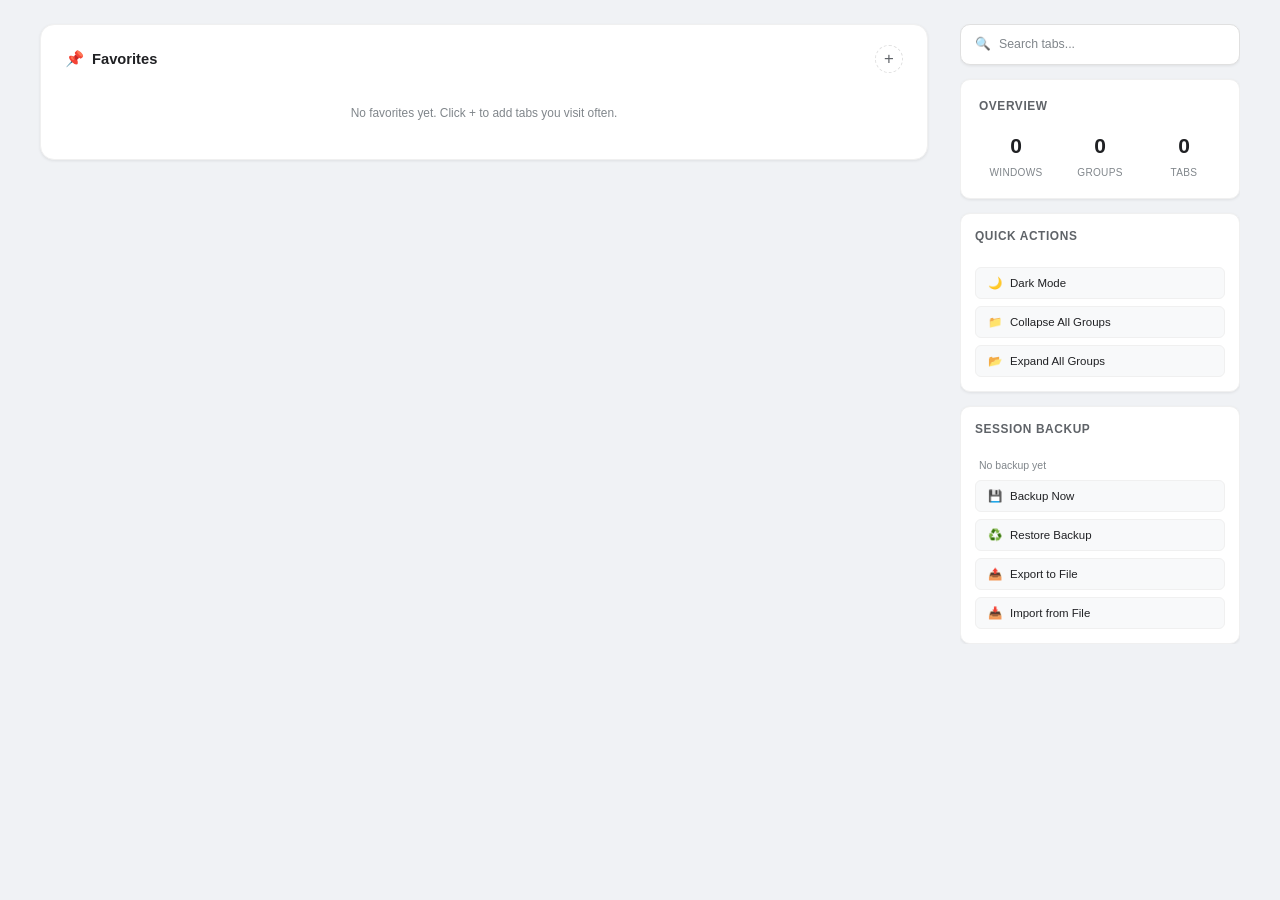
<file: extension/index.html>
<!DOCTYPE html>
<html lang="zh-CN">
<head>
  <meta charset="UTF-8" />
  <meta name="viewport" content="width=device-width, initial-scale=1.0" />
  <title>Tab Groups Dashboard</title>
  <link rel="stylesheet" href="style.css" />
</head>
<body>
  <main class="dashboard">
    <!-- Left main column -->
    <section class="main-column">

      <!-- Favorites section -->
      <div class="favorites-section" id="favorites-section">
        <div class="section-header">
          <h2 class="section-title">
            <span class="section-icon">📌</span> Favorites
          </h2>
          <button class="btn-add-favorite" id="btn-add-favorite" title="Add current page to favorites">
            <span>+</span>
          </button>
        </div>
        <div class="favorites-grid" id="favorites-grid">
          <!-- Rendered dynamically -->
        </div>
        <div class="favorites-empty" id="favorites-empty" style="display:none;">
          <p>No favorites yet. Click + to add tabs you visit often.</p>
        </div>
      </div>

      <!-- Windows & Groups container -->
      <div class="windows-container" id="windows-container">
        <!-- Rendered dynamically: one card per window -->
      </div>

      <!-- Empty state -->
      <div class="empty-state" id="empty-state" style="display:none;">
        <div class="empty-icon">🎉</div>
        <p>No open tabs to display!</p>
      </div>

    </section>

    <!-- Right sidebar -->
    <aside class="sidebar">
      <!-- Search -->
      <div class="search-box">
        <span class="search-icon">🔍</span>
        <input type="text" id="search-input" placeholder="Search tabs..." autocomplete="off" />
        <button class="search-clear" id="search-clear" style="display:none;">✕</button>
      </div>

      <!-- Stats panel -->
      <div class="stats-panel" id="stats-panel">
        <h3 class="stats-title">Overview</h3>
        <div class="stats-grid">
          <div class="stat-item">
            <span class="stat-number" id="stat-windows">0</span>
            <span class="stat-label">Windows</span>
          </div>
          <div class="stat-item">
            <span class="stat-number" id="stat-groups">0</span>
            <span class="stat-label">Groups</span>
          </div>
          <div class="stat-item">
            <span class="stat-number" id="stat-tabs">0</span>
            <span class="stat-label">Tabs</span>
          </div>
        </div>
      </div>

      <!-- Quick actions -->
      <div class="quick-actions">
        <h3 class="stats-title">Quick Actions</h3>
        <button class="action-btn" id="theme-toggle">
          <span class="theme-icon">🌙</span> <span class="theme-label">Dark Mode</span>
        </button>
        <button class="action-btn" id="btn-collapse-all">
          <span>📁</span> Collapse All Groups
        </button>
        <button class="action-btn" id="btn-expand-all">
          <span>📂</span> Expand All Groups
        </button>
      </div>

      <!-- Backup -->
      <div class="quick-actions">
        <h3 class="stats-title">Session Backup</h3>
        <p class="backup-info" id="backup-info">No backup yet</p>
        <button class="action-btn" id="btn-backup-now">
          <span>💾</span> Backup Now
        </button>
        <button class="action-btn" id="btn-restore-backup">
          <span>♻️</span> Restore Backup
        </button>
        <button class="action-btn" id="btn-export-backup" title="Export backup as JSON file to your computer">
          <span>📤</span> Export to File
        </button>
        <button class="action-btn" id="btn-import-backup" title="Import backup from a JSON file">
          <span>📥</span> Import from File
        </button>
        <input type="file" id="import-file-input" accept=".json" style="display:none;" />
      </div>
    </aside>
  </main>

  <!-- Toast notification -->
  <div class="toast" id="toast">
    <span class="toast-message" id="toast-message"></span>
  </div>

  <!-- Add Favorite Modal -->
  <div class="modal-overlay" id="modal-overlay" style="display:none;">
    <div class="modal">
      <div class="modal-header">
        <h3>Add to Favorites</h3>
        <button class="modal-close" id="modal-close">✕</button>
      </div>
      <div class="modal-body">
        <label for="fav-url">URL</label>
        <input type="url" id="fav-url" placeholder="https://example.com" />
        <label for="fav-title">Title (optional, auto-detected from URL)</label>
        <input type="text" id="fav-title" placeholder="Leave empty to auto-detect" />
      </div>
      <div class="modal-footer">
        <button class="btn-cancel" id="modal-cancel">Cancel</button>
        <button class="btn-confirm" id="modal-confirm">Add</button>
      </div>
    </div>
  </div>

  <script src="app.js"></script>
</body>
</html>
</file>
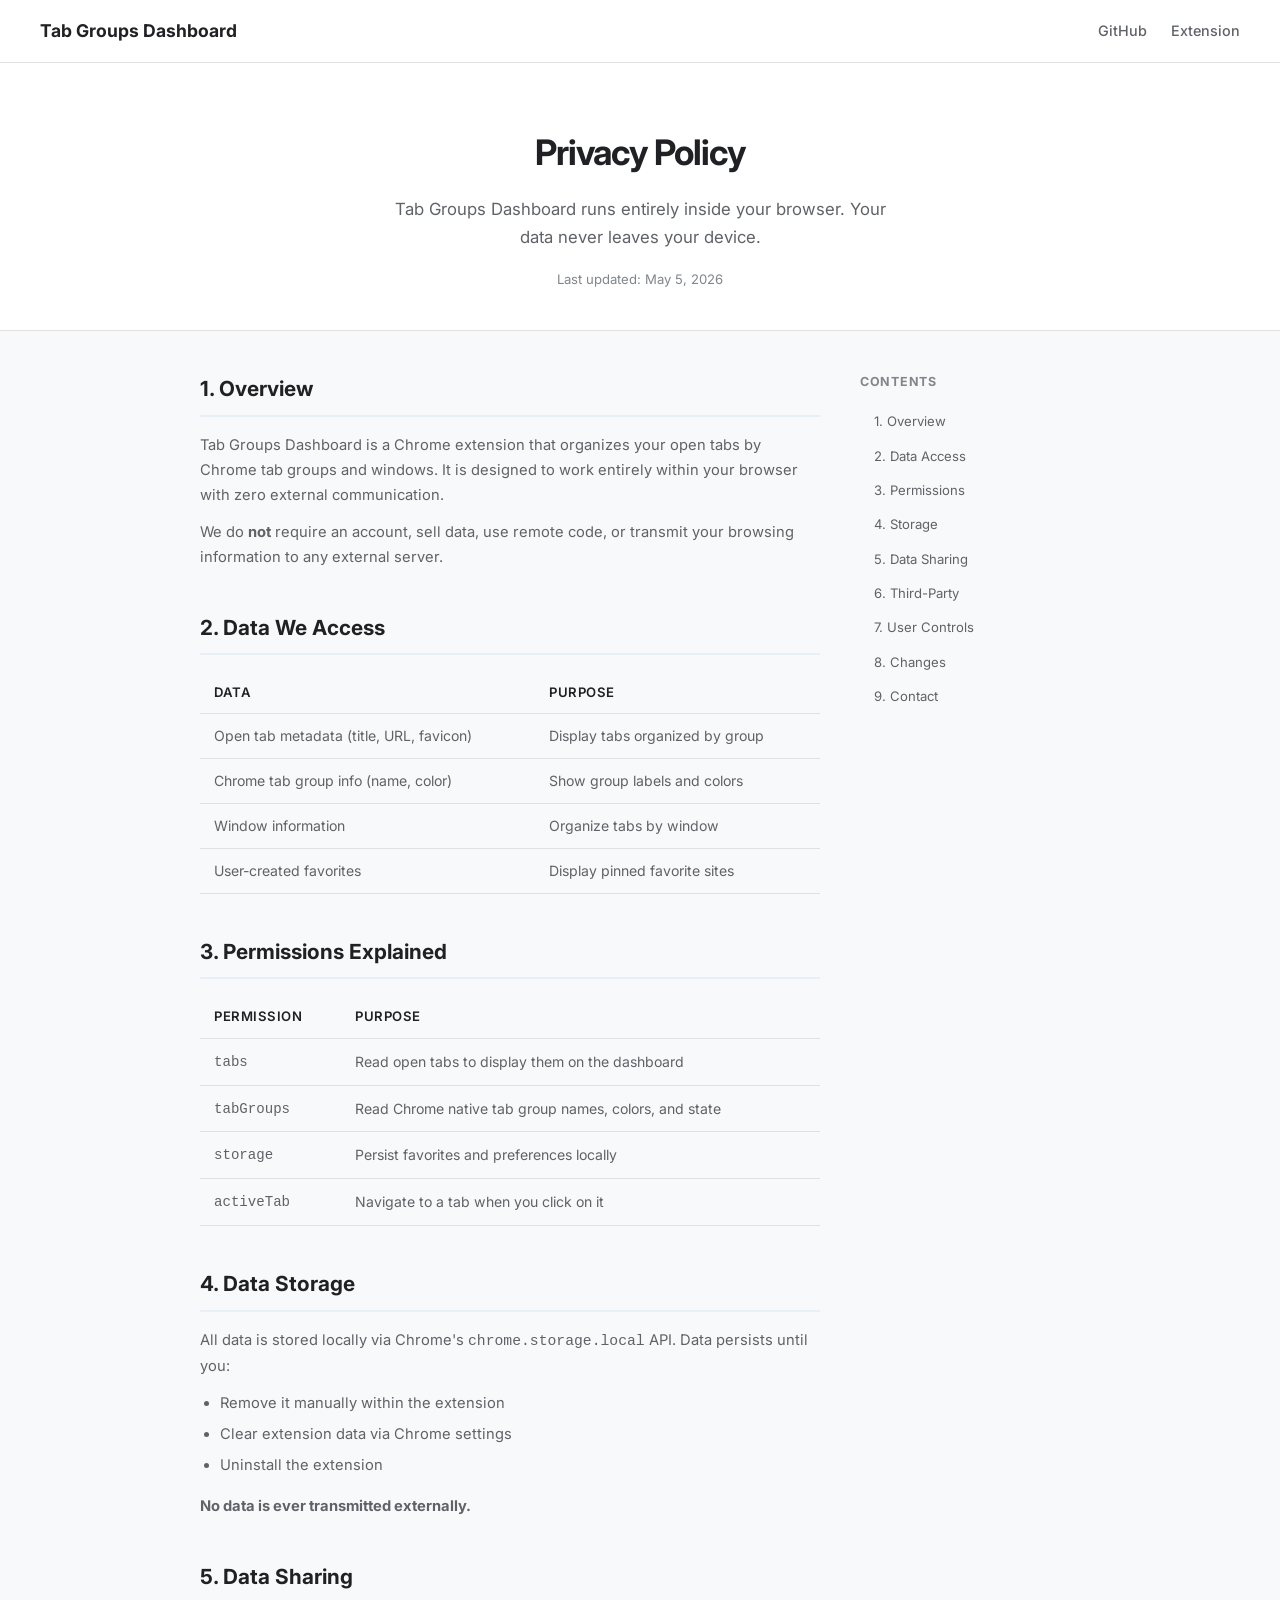
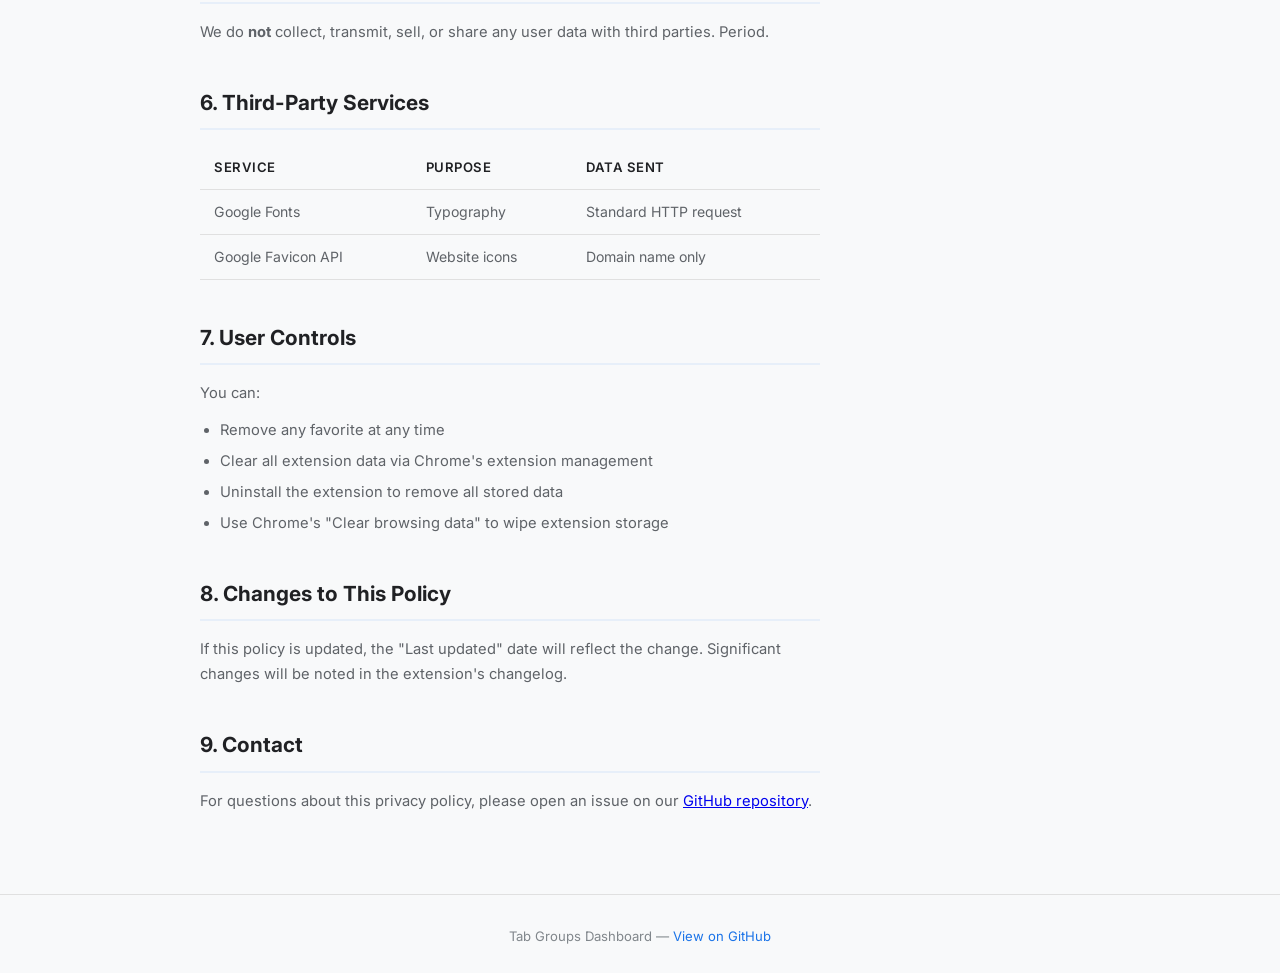
<file: docs/privacy.html>
<!DOCTYPE html>
<html lang="en">
<head>
  <meta charset="UTF-8" />
  <meta name="viewport" content="width=device-width, initial-scale=1.0" />
  <title>Privacy Policy — Tab Groups Dashboard</title>
  <meta name="description" content="Privacy policy for Tab Groups Dashboard, a Chrome extension that organizes tabs by groups." />
  <link rel="preconnect" href="https://fonts.googleapis.com" />
  <link rel="preconnect" href="https://fonts.gstatic.com" crossorigin />
  <link href="https://fonts.googleapis.com/css2?family=Inter:wght@300;400;500;600;700&display=swap" rel="stylesheet" />
  <style>
    :root {
      --ink: #202124;
      --ink-light: #5f6368;
      --ink-faint: #80868b;
      --paper: #ffffff;
      --paper-warm: #f8f9fa;
      --accent: #1a73e8;
      --accent-light: rgba(26, 115, 232, 0.08);
      --border: #e0e0e0;
      --radius: 10px;
      --font: 'Inter', -apple-system, BlinkMacSystemFont, 'Segoe UI', Roboto, sans-serif;
    }

    * {
      box-sizing: border-box;
      margin: 0;
      padding: 0;
    }

    body {
      font-family: var(--font);
      background: var(--paper-warm);
      color: var(--ink);
      line-height: 1.7;
      -webkit-font-smoothing: antialiased;
    }

    /* Navigation */
    nav {
      background: var(--paper);
      border-bottom: 1px solid var(--border);
      padding: 16px 40px;
      display: flex;
      align-items: center;
      justify-content: space-between;
      position: sticky;
      top: 0;
      z-index: 100;
    }

    .nav-brand {
      font-weight: 700;
      font-size: 1.1rem;
      color: var(--ink);
      text-decoration: none;
    }

    .nav-links {
      display: flex;
      gap: 24px;
    }

    .nav-links a {
      color: var(--ink-light);
      text-decoration: none;
      font-size: 0.9rem;
      font-weight: 500;
      transition: color 0.2s;
    }

    .nav-links a:hover {
      color: var(--accent);
    }

    /* Hero */
    .hero {
      text-align: center;
      padding: 60px 40px 40px;
      background: var(--paper);
      border-bottom: 1px solid var(--border);
    }

    .hero h1 {
      font-size: 2.2rem;
      font-weight: 700;
      letter-spacing: -0.03em;
      margin-bottom: 12px;
    }

    .hero p {
      color: var(--ink-light);
      font-size: 1.05rem;
      max-width: 500px;
      margin: 0 auto;
    }

    .hero .updated {
      margin-top: 16px;
      font-size: 0.82rem;
      color: var(--ink-faint);
    }

    /* Content */
    .content-wrapper {
      display: grid;
      grid-template-columns: 1fr 220px;
      gap: 40px;
      max-width: 960px;
      margin: 40px auto;
      padding: 0 40px;
    }

    .main-content {
      min-width: 0;
    }

    .main-content section {
      margin-bottom: 40px;
    }

    .main-content h2 {
      font-size: 1.3rem;
      font-weight: 700;
      margin-bottom: 16px;
      padding-bottom: 8px;
      border-bottom: 2px solid var(--accent-light);
      color: var(--ink);
    }

    .main-content h3 {
      font-size: 1rem;
      font-weight: 600;
      margin: 16px 0 8px;
      color: var(--ink);
    }

    .main-content p {
      margin-bottom: 12px;
      color: var(--ink-light);
      font-size: 0.92rem;
    }

    .main-content ul {
      margin: 8px 0 16px 20px;
      color: var(--ink-light);
      font-size: 0.92rem;
    }

    .main-content li {
      margin-bottom: 6px;
    }

    /* Table */
    table {
      width: 100%;
      border-collapse: collapse;
      margin: 12px 0 20px;
      font-size: 0.88rem;
    }

    th, td {
      padding: 10px 14px;
      text-align: left;
      border-bottom: 1px solid var(--border);
    }

    th {
      background: var(--paper-warm);
      font-weight: 600;
      color: var(--ink);
      font-size: 0.82rem;
      text-transform: uppercase;
      letter-spacing: 0.04em;
    }

    td {
      color: var(--ink-light);
    }

    /* Sidebar TOC */
    .toc {
      position: sticky;
      top: 80px;
      align-self: start;
    }

    .toc h4 {
      font-size: 0.78rem;
      font-weight: 700;
      text-transform: uppercase;
      letter-spacing: 0.06em;
      color: var(--ink-faint);
      margin-bottom: 12px;
    }

    .toc a {
      display: block;
      padding: 6px 0;
      font-size: 0.82rem;
      color: var(--ink-light);
      text-decoration: none;
      border-left: 2px solid transparent;
      padding-left: 12px;
      transition: all 0.2s;
    }

    .toc a:hover {
      color: var(--accent);
      border-left-color: var(--accent);
    }

    /* Footer */
    footer {
      text-align: center;
      padding: 30px 40px;
      border-top: 1px solid var(--border);
      color: var(--ink-faint);
      font-size: 0.82rem;
    }

    footer a {
      color: var(--accent);
      text-decoration: none;
    }

    /* Responsive */
    @media (max-width: 768px) {
      .content-wrapper {
        grid-template-columns: 1fr;
        padding: 0 20px;
      }

      .toc {
        display: none;
      }

      nav {
        padding: 12px 20px;
      }

      .hero {
        padding: 40px 20px 30px;
      }

      .hero h1 {
        font-size: 1.6rem;
      }
    }
  </style>
</head>
<body>
  <nav>
    <a href="#" class="nav-brand">Tab Groups Dashboard</a>
    <div class="nav-links">
      <a href="https://github.com/your-username/tab-groups-dashboard">GitHub</a>
      <a href="#">Extension</a>
    </div>
  </nav>

  <div class="hero">
    <h1>Privacy Policy</h1>
    <p>Tab Groups Dashboard runs entirely inside your browser. Your data never leaves your device.</p>
    <p class="updated">Last updated: May 5, 2026</p>
  </div>

  <div class="content-wrapper">
    <main class="main-content">

      <section id="overview">
        <h2>1. Overview</h2>
        <p>Tab Groups Dashboard is a Chrome extension that organizes your open tabs by Chrome tab groups and windows. It is designed to work entirely within your browser with zero external communication.</p>
        <p>We do <strong>not</strong> require an account, sell data, use remote code, or transmit your browsing information to any external server.</p>
      </section>

      <section id="data-access">
        <h2>2. Data We Access</h2>
        <table>
          <thead>
            <tr><th>Data</th><th>Purpose</th></tr>
          </thead>
          <tbody>
            <tr><td>Open tab metadata (title, URL, favicon)</td><td>Display tabs organized by group</td></tr>
            <tr><td>Chrome tab group info (name, color)</td><td>Show group labels and colors</td></tr>
            <tr><td>Window information</td><td>Organize tabs by window</td></tr>
            <tr><td>User-created favorites</td><td>Display pinned favorite sites</td></tr>
          </tbody>
        </table>
      </section>

      <section id="permissions">
        <h2>3. Permissions Explained</h2>
        <table>
          <thead>
            <tr><th>Permission</th><th>Purpose</th></tr>
          </thead>
          <tbody>
            <tr><td><code>tabs</code></td><td>Read open tabs to display them on the dashboard</td></tr>
            <tr><td><code>tabGroups</code></td><td>Read Chrome native tab group names, colors, and state</td></tr>
            <tr><td><code>storage</code></td><td>Persist favorites and preferences locally</td></tr>
            <tr><td><code>activeTab</code></td><td>Navigate to a tab when you click on it</td></tr>
          </tbody>
        </table>
      </section>

      <section id="storage">
        <h2>4. Data Storage</h2>
        <p>All data is stored locally via Chrome's <code>chrome.storage.local</code> API. Data persists until you:</p>
        <ul>
          <li>Remove it manually within the extension</li>
          <li>Clear extension data via Chrome settings</li>
          <li>Uninstall the extension</li>
        </ul>
        <p><strong>No data is ever transmitted externally.</strong></p>
      </section>

      <section id="sharing">
        <h2>5. Data Sharing</h2>
        <p>We do <strong>not</strong> collect, transmit, sell, or share any user data with third parties. Period.</p>
      </section>

      <section id="third-party">
        <h2>6. Third-Party Services</h2>
        <table>
          <thead>
            <tr><th>Service</th><th>Purpose</th><th>Data Sent</th></tr>
          </thead>
          <tbody>
            <tr><td>Google Fonts</td><td>Typography</td><td>Standard HTTP request</td></tr>
            <tr><td>Google Favicon API</td><td>Website icons</td><td>Domain name only</td></tr>
          </tbody>
        </table>
      </section>

      <section id="controls">
        <h2>7. User Controls</h2>
        <p>You can:</p>
        <ul>
          <li>Remove any favorite at any time</li>
          <li>Clear all extension data via Chrome's extension management</li>
          <li>Uninstall the extension to remove all stored data</li>
          <li>Use Chrome's "Clear browsing data" to wipe extension storage</li>
        </ul>
      </section>

      <section id="changes">
        <h2>8. Changes to This Policy</h2>
        <p>If this policy is updated, the "Last updated" date will reflect the change. Significant changes will be noted in the extension's changelog.</p>
      </section>

      <section id="contact">
        <h2>9. Contact</h2>
        <p>For questions about this privacy policy, please open an issue on our <a href="https://github.com/your-username/tab-groups-dashboard">GitHub repository</a>.</p>
      </section>

    </main>

    <aside class="toc">
      <h4>Contents</h4>
      <a href="#overview">1. Overview</a>
      <a href="#data-access">2. Data Access</a>
      <a href="#permissions">3. Permissions</a>
      <a href="#storage">4. Storage</a>
      <a href="#sharing">5. Data Sharing</a>
      <a href="#third-party">6. Third-Party</a>
      <a href="#controls">7. User Controls</a>
      <a href="#changes">8. Changes</a>
      <a href="#contact">9. Contact</a>
    </aside>
  </div>

  <footer>
    <p>Tab Groups Dashboard &mdash; <a href="https://github.com/your-username/tab-groups-dashboard">View on GitHub</a></p>
  </footer>
</body>
</html>
</file>
<file: extension/style.css>
/* =========================================
   Tab Groups Dashboard — Style Sheet
   ========================================= */

/* ---------- CSS Custom Properties ---------- */
:root {
  /* Chrome Tab Group native colors */
  --group-grey: #5f6368;
  --group-blue: #1a73e8;
  --group-red: #d93025;
  --group-yellow: #f9ab00;
  --group-green: #1e8e3e;
  --group-pink: #d01884;
  --group-purple: #9334e6;
  --group-cyan: #007b83;
  --group-orange: #e8710a;

  /* Light theme (default) */
  --bg-body: #f0f2f5;
  --bg-card: #ffffff;
  --bg-card-hover: #fafafa;
  --bg-group: #f8f9fa;
  --bg-group-hover: #f0f1f3;
  --bg-header: rgba(255, 255, 255, 0.85);
  --bg-sidebar: #ffffff;
  --bg-input: #f0f2f5;
  --bg-modal: #ffffff;
  --bg-overlay: rgba(0, 0, 0, 0.4);
  --bg-toast: #323232;
  --bg-favorite: #f8f9fa;
  --bg-favorite-hover: #e8eaed;

  --text-primary: #202124;
  --text-secondary: #5f6368;
  --text-tertiary: #80868b;
  --text-inverse: #ffffff;

  --border-color: #e0e0e0;
  --border-light: #f0f0f0;

  --shadow-sm: 0 1px 3px rgba(0, 0, 0, 0.08);
  --shadow-md: 0 4px 12px rgba(0, 0, 0, 0.1);
  --shadow-lg: 0 8px 24px rgba(0, 0, 0, 0.12);

  --radius-sm: 6px;
  --radius-md: 10px;
  --radius-lg: 14px;
  --radius-xl: 18px;

  --transition-fast: 0.15s ease;
  --transition-normal: 0.25s ease;
  --transition-slow: 0.4s ease;

  --font-family: -apple-system, BlinkMacSystemFont, 'Segoe UI', Roboto, 'Helvetica Neue', Arial, sans-serif;
}

/* Dark theme */
[data-theme="dark"] {
  --bg-body: #1a1a2e;
  --bg-card: #16213e;
  --bg-card-hover: #1a2744;
  --bg-group: #0f3460;
  --bg-group-hover: #123a6e;
  --bg-header: rgba(26, 26, 46, 0.9);
  --bg-sidebar: #16213e;
  --bg-input: #0f3460;
  --bg-modal: #16213e;
  --bg-overlay: rgba(0, 0, 0, 0.6);
  --bg-toast: #e0e0e0;
  --bg-favorite: #0f3460;
  --bg-favorite-hover: #123a6e;

  --text-primary: #e0e0e0;
  --text-secondary: #a0a0b0;
  --text-tertiary: #6b7280;
  --text-inverse: #1a1a2e;

  --border-color: #2a3a5e;
  --border-light: #1e2d4d;

  --shadow-sm: 0 1px 3px rgba(0, 0, 0, 0.3);
  --shadow-md: 0 4px 12px rgba(0, 0, 0, 0.4);
  --shadow-lg: 0 8px 24px rgba(0, 0, 0, 0.5);
}

[data-theme="dark"] .toast {
  color: var(--text-inverse);
}

/* ---------- Reset & Base ---------- */
*,
*::before,
*::after {
  box-sizing: border-box;
  margin: 0;
  padding: 0;
}

html {
  font-size: 14px;
  scroll-behavior: smooth;
}

body {
  font-family: var(--font-family);
  background: var(--bg-body);
  color: var(--text-primary);
  min-height: 100vh;
  line-height: 1.5;
  -webkit-font-smoothing: antialiased;
}

/* ---------- Header (removed — theme toggle moved to sidebar) ---------- */

/* ---------- Dashboard Layout ---------- */
.dashboard {
  display: grid;
  grid-template-columns: 1fr 280px;
  gap: 32px;
  max-width: 1400px;
  margin: 0 auto;
  padding: 24px 40px;
  min-height: 100vh;
}

.main-column {
  min-width: 0;
  display: flex;
  flex-direction: column;
  gap: 24px;
}

/* ---------- Favorites Section ---------- */
.favorites-section {
  background: var(--bg-card);
  border-radius: var(--radius-lg);
  padding: 20px 24px;
  box-shadow: var(--shadow-sm);
  border: 1px solid var(--border-light);
}

.section-header {
  display: flex;
  align-items: center;
  justify-content: space-between;
  margin-bottom: 16px;
}

.section-title {
  font-size: 1.05rem;
  font-weight: 600;
  color: var(--text-primary);
  display: flex;
  align-items: center;
  gap: 8px;
}

.section-icon {
  font-size: 1.1rem;
}

.btn-add-favorite {
  width: 28px;
  height: 28px;
  border-radius: 50%;
  border: 1.5px dashed var(--border-color);
  background: transparent;
  color: var(--text-secondary);
  font-size: 1.2rem;
  cursor: pointer;
  display: flex;
  align-items: center;
  justify-content: center;
  transition: all var(--transition-fast);
}

.btn-add-favorite:hover {
  border-color: var(--group-blue);
  color: var(--group-blue);
  background: rgba(26, 115, 232, 0.08);
}

.favorites-grid {
  display: grid;
  grid-template-columns: repeat(auto-fill, minmax(80px, 1fr));
  gap: 8px;
}

.favorite-item {
  display: flex;
  flex-direction: column;
  align-items: center;
  gap: 6px;
  padding: 10px 6px 8px;
  background: var(--bg-favorite);
  border-radius: var(--radius-md);
  cursor: pointer;
  transition: all var(--transition-fast);
  border: 1px solid transparent;
  position: relative;
  overflow: hidden;
  text-align: center;
}

.favorite-item:hover {
  background: var(--bg-favorite-hover);
  border-color: var(--border-color);
  transform: translateY(-1px);
  box-shadow: var(--shadow-sm);
}

.favorite-item .fav-favicon {
  width: 26px;
  height: 26px;
  border-radius: 50%;
  flex-shrink: 0;
  background: var(--bg-input);
  padding: 2px;
  object-fit: contain;
}

.favorite-item .fav-title {
  font-size: 0.7rem;
  font-weight: 500;
  color: var(--text-secondary);
  white-space: nowrap;
  overflow: hidden;
  text-overflow: ellipsis;
  width: 100%;
  line-height: 1.3;
}

.favorite-item .fav-remove {
  position: absolute;
  top: 4px;
  right: 4px;
  width: 18px;
  height: 18px;
  border-radius: 50%;
  border: none;
  background: rgba(217, 48, 37, 0.1);
  color: var(--group-red);
  font-size: 0.65rem;
  cursor: pointer;
  display: none;
  align-items: center;
  justify-content: center;
  transition: all var(--transition-fast);
}

.favorite-item:hover .fav-remove {
  display: flex;
}

.favorite-item .fav-remove:hover {
  background: rgba(217, 48, 37, 0.2);
}

/* Drag and drop styles */
.favorite-item[draggable="true"] {
  cursor: grab;
}

.favorite-item[draggable="true"]:active {
  cursor: grabbing;
}

.favorite-item.dragging {
  opacity: 0.9;
  transform: scale(1.05);
  box-shadow: var(--shadow-md);
  z-index: 10;
}

.favorite-item.drag-ghost {
  opacity: 0.4;
}

.favorite-item.drag-over-left {
  border-left: 2px solid var(--group-blue);
}

.favorite-item.drag-over-right {
  border-right: 2px solid var(--group-blue);
}

.favorites-empty {
  text-align: center;
  padding: 16px;
  color: var(--text-tertiary);
  font-size: 0.85rem;
}

/* ---------- Windows Container ---------- */
.windows-container {
  display: flex;
  flex-direction: column;
  gap: 20px;
}

/* ---------- Window Card ---------- */
.window-card {
  background: var(--bg-card);
  border-radius: var(--radius-lg);
  box-shadow: var(--shadow-sm);
  border: 1px solid var(--border-light);
  overflow: hidden;
  transition: all var(--transition-normal);
}

.window-card:hover {
  box-shadow: var(--shadow-md);
}

.window-card.window-active {
  border-color: var(--group-blue);
  border-left: 3px solid var(--group-blue);
}

/* Window collapsed state */
.window-card.window-collapsed .window-body {
  display: none;
}

.window-card.window-collapsed .window-header {
  border-bottom: none;
}

.window-card.window-collapsed .window-collapse-icon {
  transform: rotate(0deg);
}

.window-card:not(.window-collapsed) .window-collapse-icon {
  transform: rotate(90deg);
}

.window-header {
  display: flex;
  align-items: center;
  gap: 10px;
  padding: 16px 20px;
  border-bottom: 1px solid var(--border-light);
  background: var(--bg-group);
  cursor: pointer;
  user-select: none;
  transition: background var(--transition-fast);
}

.window-header:hover {
  background: var(--bg-group-hover);
}

.window-collapse-btn {
  background: none;
  border: none;
  color: var(--text-tertiary);
  cursor: pointer;
  padding: 4px;
  display: flex;
  align-items: center;
  justify-content: center;
  font-size: 0.7rem;
  transition: color var(--transition-fast);
}

.window-collapse-btn:hover {
  color: var(--text-primary);
}

.window-collapse-icon {
  display: inline-block;
  transition: transform var(--transition-fast);
}

.window-icon {
  font-size: 1.1rem;
}

.window-name {
  font-weight: 600;
  font-size: 0.95rem;
  color: var(--text-primary);
  flex-shrink: 0;
}

/* Window Group Tags (shown next to window name) */
.window-group-tags {
  display: flex;
  align-items: center;
  gap: 6px;
  flex-wrap: wrap;
  flex: 1;
  min-width: 0;
}

.window-group-tag {
  display: inline-flex;
  align-items: center;
  gap: 4px;
  padding: 2px 8px;
  border-radius: 10px;
  font-size: 0.72rem;
  font-weight: 500;
  color: var(--text-secondary);
  background: rgba(0, 0, 0, 0.04);
  border: 1px solid var(--border-light);
  white-space: nowrap;
  transition: all var(--transition-fast);
}

[data-theme="dark"] .window-group-tag {
  background: rgba(255, 255, 255, 0.06);
}

.window-group-tag .tag-dot {
  width: 7px;
  height: 7px;
  border-radius: 50%;
  flex-shrink: 0;
}

.window-group-tag.tag-more {
  color: var(--text-tertiary);
  font-style: italic;
}

.window-tab-count {
  margin-left: auto;
  font-size: 0.8rem;
  color: var(--text-tertiary);
  background: var(--bg-input);
  padding: 3px 10px;
  border-radius: 12px;
  flex-shrink: 0;
}

/* Window focus (jump) button */
.window-focus-btn {
  display: flex;
  align-items: center;
  justify-content: center;
  width: 28px;
  height: 28px;
  border-radius: 50%;
  border: 1px solid var(--border-color);
  background: var(--bg-card);
  color: var(--text-secondary);
  font-size: 0.9rem;
  cursor: pointer;
  flex-shrink: 0;
  transition: all var(--transition-fast);
}

.window-focus-btn:hover {
  background: var(--group-blue);
  border-color: var(--group-blue);
  color: #ffffff;
  transform: scale(1.1);
  box-shadow: var(--shadow-sm);
}

.window-focus-icon {
  line-height: 1;
}

/* Window body */
.window-body {
  transition: all var(--transition-normal);
}

/* ---------- Group Block ---------- */
.group-block {
  margin: 12px 16px;
  border-radius: var(--radius-md);
  overflow: hidden;
  border: 1px solid var(--border-light);
  transition: all var(--transition-fast);
}

.group-block:last-child {
  margin-bottom: 16px;
}

.group-header {
  display: flex;
  align-items: center;
  gap: 10px;
  padding: 10px 14px;
  background: var(--bg-group);
  cursor: pointer;
  transition: background var(--transition-fast);
  user-select: none;
}

.group-header:hover {
  background: var(--bg-group-hover);
}

.group-color-dot {
  width: 10px;
  height: 10px;
  border-radius: 50%;
  flex-shrink: 0;
}

.group-title {
  font-weight: 600;
  font-size: 0.88rem;
  color: var(--text-primary);
  flex: 1;
}

.group-count {
  font-size: 0.75rem;
  color: var(--text-tertiary);
  background: var(--bg-input);
  padding: 2px 8px;
  border-radius: 10px;
  font-weight: 500;
}

.group-collapse-btn {
  background: none;
  border: none;
  color: var(--text-tertiary);
  font-size: 0.7rem;
  cursor: pointer;
  padding: 4px;
  transition: transform var(--transition-fast);
}

.group-block.collapsed .group-collapse-btn {
  transform: rotate(-90deg);
}

.group-block.collapsed .tab-list {
  display: none;
}

/* ---------- Tab List ---------- */
.tab-list {
  display: flex;
  flex-direction: column;
}

.tab-row {
  display: flex;
  align-items: center;
  gap: 10px;
  padding: 8px 14px;
  cursor: pointer;
  transition: all var(--transition-fast);
  border-bottom: 1px solid var(--border-light);
  position: relative;
}

.tab-row:last-child {
  border-bottom: none;
}

.tab-row:hover {
  background: var(--bg-group);
}

.tab-row.tab-active {
  background: rgba(26, 115, 232, 0.06);
}

.tab-row.tab-active::before {
  content: '';
  position: absolute;
  left: 0;
  top: 0;
  bottom: 0;
  width: 3px;
  background: var(--group-blue);
  border-radius: 0 2px 2px 0;
}

.tab-favicon {
  width: 16px;
  height: 16px;
  border-radius: 3px;
  flex-shrink: 0;
  object-fit: contain;
}

.tab-title {
  flex: 1;
  font-size: 0.85rem;
  color: var(--text-primary);
  white-space: nowrap;
  overflow: hidden;
  text-overflow: ellipsis;
  font-weight: 400;
}

.tab-actions {
  display: flex;
  align-items: center;
  gap: 4px;
  opacity: 0;
  transition: opacity var(--transition-fast);
}

.tab-row:hover .tab-actions {
  opacity: 1;
}

.tab-actions button {
  width: 24px;
  height: 24px;
  border-radius: 50%;
  border: none;
  background: transparent;
  color: var(--text-tertiary);
  font-size: 0.8rem;
  cursor: pointer;
  display: flex;
  align-items: center;
  justify-content: center;
  transition: all var(--transition-fast);
}

.tab-actions .btn-favorite:hover {
  background: rgba(249, 171, 0, 0.15);
  color: var(--group-yellow);
}

.tab-actions .btn-close:hover {
  background: rgba(217, 48, 37, 0.12);
  color: var(--group-red);
}

/* ---------- Sidebar ---------- */
.sidebar {
  display: flex;
  flex-direction: column;
  gap: 14px;
  position: sticky;
  top: 24px;
  align-self: start;
  max-height: calc(100vh - 48px);
  overflow-y: auto;
}

/* Search */
.search-box {
  display: flex;
  align-items: center;
  gap: 8px;
  padding: 10px 14px;
  background: var(--bg-card);
  border-radius: var(--radius-md);
  border: 1px solid var(--border-color);
  box-shadow: var(--shadow-sm);
  transition: all var(--transition-fast);
}

.search-box:focus-within {
  border-color: var(--group-blue);
  box-shadow: 0 0 0 3px rgba(26, 115, 232, 0.12);
}

.search-icon {
  font-size: 0.9rem;
  flex-shrink: 0;
}

.search-box input {
  flex: 1;
  border: none;
  outline: none;
  background: transparent;
  color: var(--text-primary);
  font-size: 0.88rem;
  font-family: var(--font-family);
}

.search-box input::placeholder {
  color: var(--text-tertiary);
}

.search-clear {
  background: none;
  border: none;
  color: var(--text-tertiary);
  cursor: pointer;
  font-size: 0.85rem;
  padding: 2px;
  transition: color var(--transition-fast);
}

.search-clear:hover {
  color: var(--text-primary);
}

/* Stats */
.stats-panel {
  background: var(--bg-card);
  border-radius: var(--radius-md);
  padding: 18px;
  box-shadow: var(--shadow-sm);
  border: 1px solid var(--border-light);
}

.stats-title {
  font-size: 0.85rem;
  font-weight: 600;
  color: var(--text-secondary);
  text-transform: uppercase;
  letter-spacing: 0.05em;
  margin-bottom: 14px;
}

.stats-grid {
  display: grid;
  grid-template-columns: repeat(3, 1fr);
  gap: 10px;
}

.stat-item {
  display: flex;
  flex-direction: column;
  align-items: center;
  gap: 4px;
}

.stat-number {
  font-size: 1.5rem;
  font-weight: 700;
  color: var(--text-primary);
}

.stat-label {
  font-size: 0.72rem;
  color: var(--text-tertiary);
  text-transform: uppercase;
  letter-spacing: 0.03em;
}

/* Quick Actions */
.quick-actions {
  background: var(--bg-card);
  border-radius: var(--radius-md);
  padding: 14px;
  box-shadow: var(--shadow-sm);
  border: 1px solid var(--border-light);
  display: flex;
  flex-direction: column;
  gap: 7px;
}

.action-btn {
  display: flex;
  align-items: center;
  gap: 8px;
  padding: 8px 12px;
  border-radius: var(--radius-sm);
  border: 1px solid var(--border-light);
  background: var(--bg-group);
  color: var(--text-primary);
  font-size: 0.82rem;
  font-family: var(--font-family);
  cursor: pointer;
  transition: all var(--transition-fast);
}

.action-btn:hover {
  background: var(--bg-group-hover);
  border-color: var(--border-color);
  box-shadow: var(--shadow-sm);
}

/* Backup info */
.backup-info {
  font-size: 0.75rem;
  color: var(--text-tertiary);
  margin: -2px 0 0;
  padding: 0 4px;
  line-height: 1.4;
}

/* ---------- Empty State ---------- */
.empty-state {
  text-align: center;
  padding: 60px 20px;
  color: var(--text-secondary);
}

.empty-icon {
  font-size: 3rem;
  margin-bottom: 12px;
}

/* ---------- Toast ---------- */
.toast {
  position: fixed;
  bottom: 30px;
  left: 50%;
  transform: translateX(-50%) translateY(100px);
  background: var(--bg-toast);
  color: var(--text-inverse);
  padding: 12px 24px;
  border-radius: var(--radius-md);
  font-size: 0.85rem;
  font-weight: 500;
  box-shadow: var(--shadow-lg);
  opacity: 0;
  transition: all var(--transition-normal);
  z-index: 1000;
  pointer-events: none;
}

.toast.show {
  transform: translateX(-50%) translateY(0);
  opacity: 1;
}

/* ---------- Modal ---------- */
.modal-overlay {
  position: fixed;
  inset: 0;
  background: var(--bg-overlay);
  display: flex;
  align-items: center;
  justify-content: center;
  z-index: 500;
  animation: fadeIn 0.2s ease;
}

.modal {
  background: var(--bg-modal);
  border-radius: var(--radius-lg);
  padding: 24px;
  width: 380px;
  max-width: 90vw;
  box-shadow: var(--shadow-lg);
  animation: slideUp 0.25s ease;
}

.modal-header {
  display: flex;
  align-items: center;
  justify-content: space-between;
  margin-bottom: 20px;
}

.modal-header h3 {
  font-size: 1.1rem;
  font-weight: 600;
}

.modal-close {
  background: none;
  border: none;
  font-size: 1.2rem;
  color: var(--text-tertiary);
  cursor: pointer;
  padding: 4px;
}

.modal-close:hover {
  color: var(--text-primary);
}

.modal-body {
  display: flex;
  flex-direction: column;
  gap: 12px;
}

.modal-body label {
  font-size: 0.82rem;
  font-weight: 600;
  color: var(--text-secondary);
}

.modal-body input {
  padding: 10px 12px;
  border: 1px solid var(--border-color);
  border-radius: var(--radius-sm);
  background: var(--bg-input);
  color: var(--text-primary);
  font-size: 0.88rem;
  font-family: var(--font-family);
  outline: none;
  transition: border-color var(--transition-fast);
}

.modal-body input:focus {
  border-color: var(--group-blue);
}

.modal-footer {
  display: flex;
  justify-content: flex-end;
  gap: 10px;
  margin-top: 20px;
}

.btn-cancel {
  padding: 8px 16px;
  border-radius: var(--radius-sm);
  border: 1px solid var(--border-color);
  background: transparent;
  color: var(--text-secondary);
  font-size: 0.85rem;
  cursor: pointer;
  font-family: var(--font-family);
  transition: all var(--transition-fast);
}

.btn-cancel:hover {
  background: var(--bg-group);
}

.btn-confirm {
  padding: 8px 16px;
  border-radius: var(--radius-sm);
  border: none;
  background: var(--group-blue);
  color: #fff;
  font-size: 0.85rem;
  font-weight: 500;
  cursor: pointer;
  font-family: var(--font-family);
  transition: all var(--transition-fast);
}

.btn-confirm:hover {
  background: #1557b0;
  box-shadow: var(--shadow-sm);
}

/* ---------- Animations ---------- */
@keyframes fadeIn {
  from { opacity: 0; }
  to { opacity: 1; }
}

@keyframes slideUp {
  from {
    opacity: 0;
    transform: translateY(10px);
  }
  to {
    opacity: 1;
    transform: translateY(0);
  }
}

@keyframes fadeUp {
  from {
    opacity: 0;
    transform: translateY(8px);
  }
  to {
    opacity: 1;
    transform: translateY(0);
  }
}

.window-card {
  animation: fadeUp 0.3s ease forwards;
}

.window-card:nth-child(2) { animation-delay: 0.05s; }
.window-card:nth-child(3) { animation-delay: 0.1s; }
.window-card:nth-child(4) { animation-delay: 0.15s; }

/* Tab removal animation */
.tab-row.removing {
  opacity: 0;
  transform: translateX(20px);
  max-height: 0;
  padding-top: 0;
  padding-bottom: 0;
  border: none;
  transition: all 0.3s ease;
}

/* ---------- Responsive ---------- */
@media (max-width: 900px) {
  .dashboard {
    grid-template-columns: 1fr;
    padding: 20px;
  }

  .sidebar {
    position: static;
    flex-direction: row;
    flex-wrap: wrap;
    gap: 12px;
    max-height: none;
  }

  .sidebar > * {
    flex: 1;
    min-width: 200px;
  }

  .header {
    padding: 16px 20px;
  }

  .favorites-grid {
    grid-template-columns: repeat(auto-fill, minmax(90px, 1fr));
  }
}

@media (max-width: 600px) {
  .header {
    padding: 12px 16px;
  }

  .greeting {
    font-size: 1.2rem;
  }

  .dashboard {
    padding: 16px;
    gap: 16px;
  }

  .favorites-grid {
    grid-template-columns: repeat(4, 1fr);
  }

  .stats-grid {
    grid-template-columns: repeat(3, 1fr);
  }

  .window-header {
    padding: 12px 14px;
  }

  .group-block {
    margin: 8px 10px;
  }
}

/* ---------- Scrollbar ---------- */
::-webkit-scrollbar {
  width: 6px;
}

::-webkit-scrollbar-track {
  background: transparent;
}

::-webkit-scrollbar-thumb {
  background: var(--border-color);
  border-radius: 3px;
}

::-webkit-scrollbar-thumb:hover {
  background: var(--text-tertiary);
}
</file>
